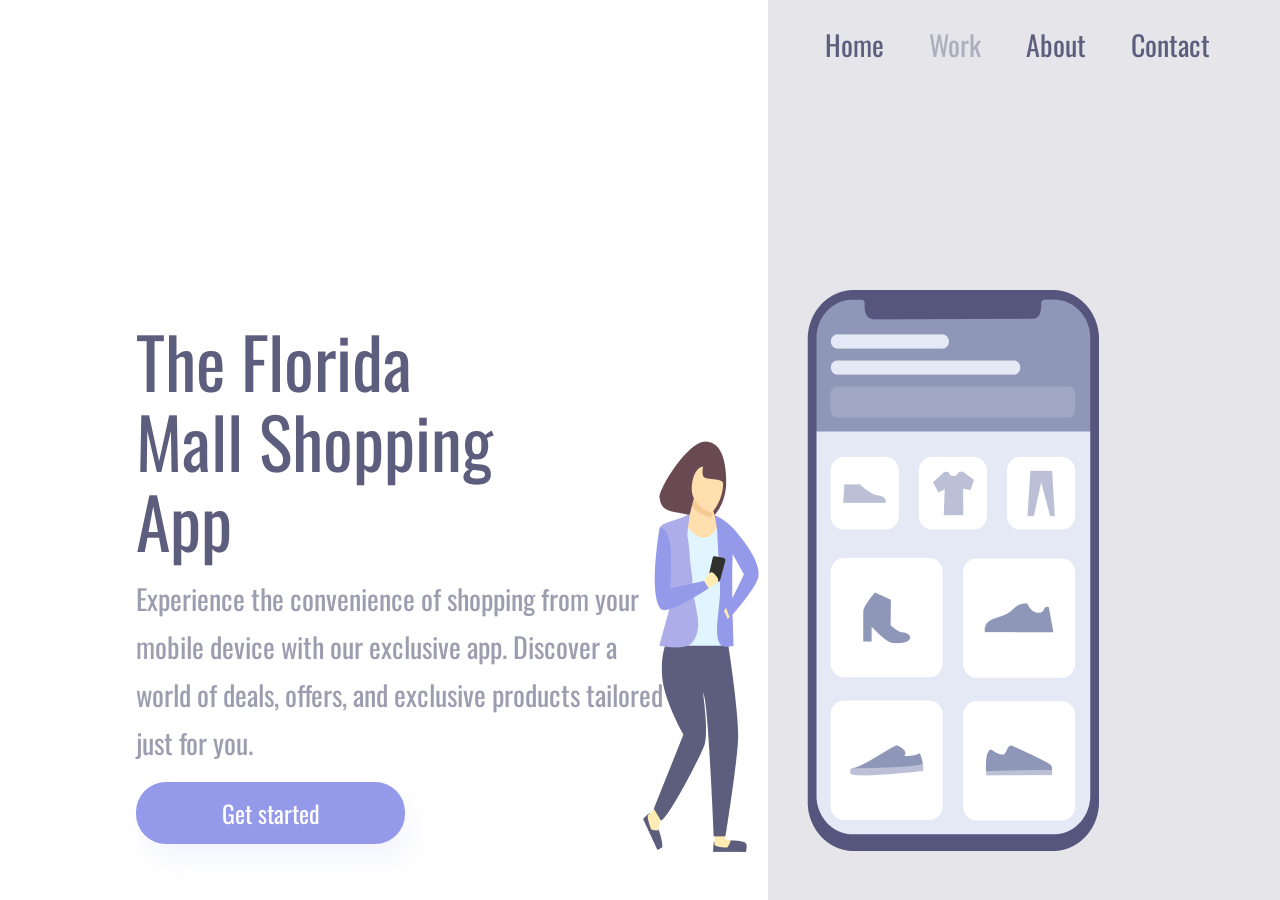
<file: index.html>
<!DOCTYPE html>
<html lang="en">

<head>
    <meta charset="UTF-8">
    <meta name="viewport" content="width=device-width, initial-scale=1.0">
    <link rel="stylesheet" href="./styles.css">
    <link rel="preconnect" href="https://fonts.googleapis.com">
    <link rel="preconnect" href="https://fonts.gstatic.com" crossorigin>
    <link href="https://fonts.googleapis.com/css2?family=Oswald&display=swap" rel="stylesheet">
    <title>Shopping via Mobile</title>
</head>

<body>
    <div class="container">
        <section class="container-left">
            <h1>The Florida Mall Shopping App</h1>
            <p>Experience the convenience of shopping from your mobile device with our exclusive app. Discover a world
                of deals, offers, and exclusive products tailored just for you.</p>
            <button>Get started</button>
        </section>

        <section class="container-right">
            <header>
                <a>Home</a>
                <a>Work</a>
                <a>About</a>
                <a>Contact</a>
            </header>
            <img src="./shopping2.png" alt="">
        </section>
    </div>

</body>

</html>
</file>
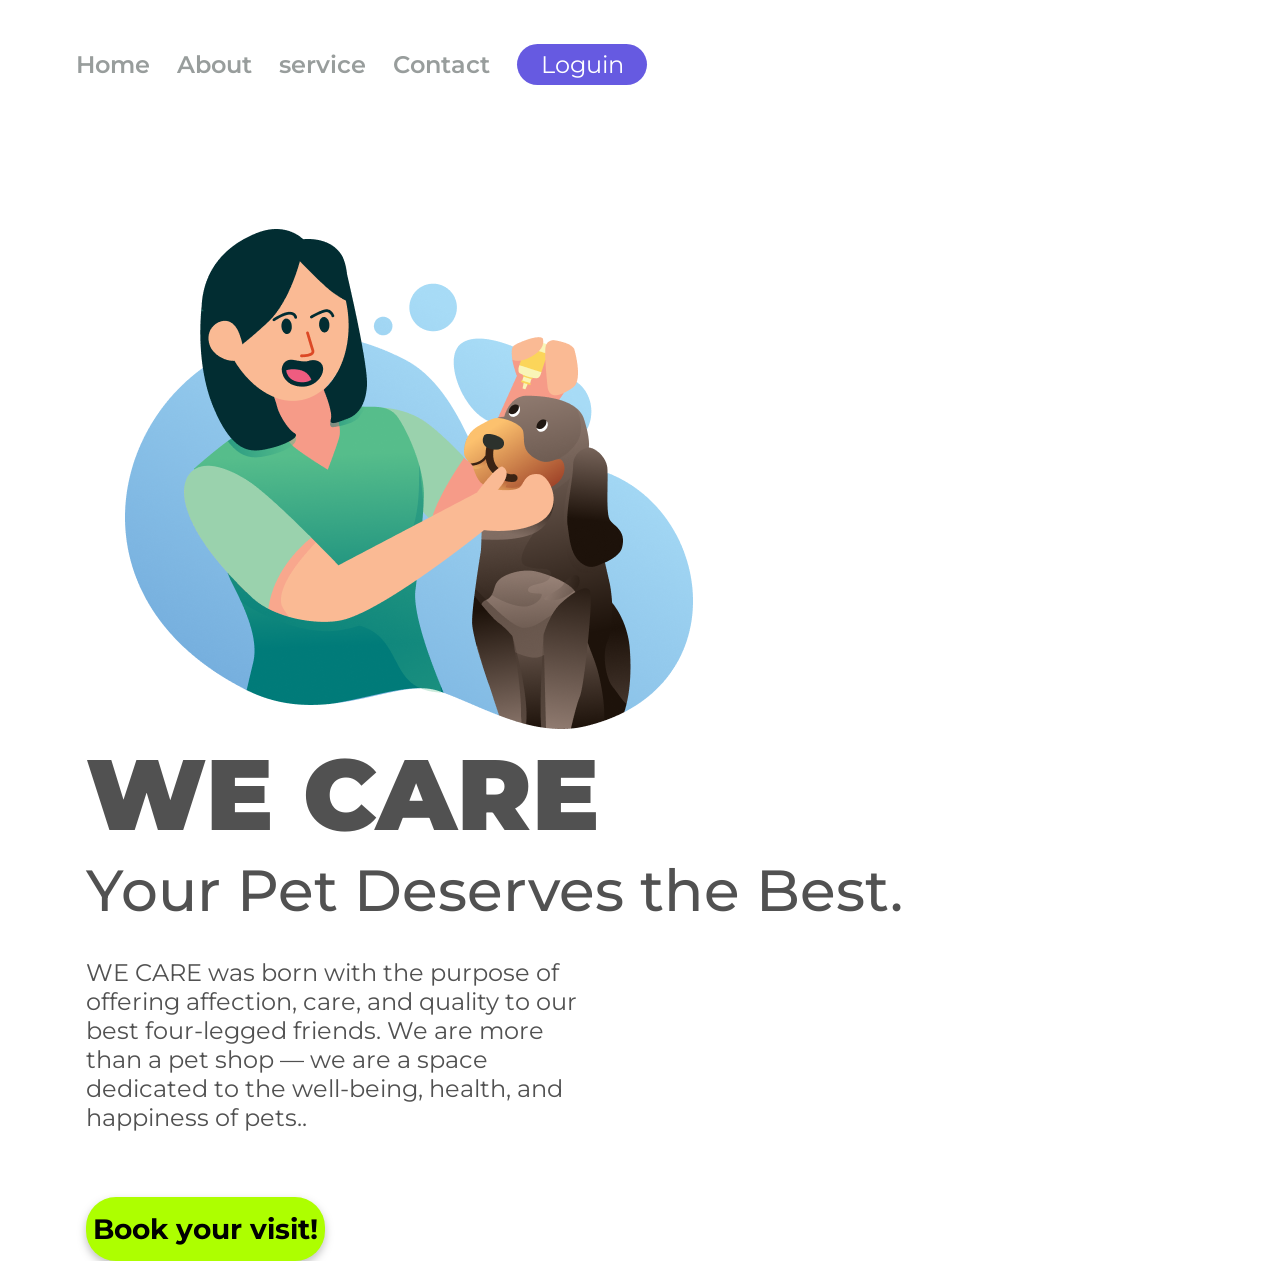
<file: desafio/index.html>
<!DOCTYPE html>
<html lang="en">

<head>
    <meta charset="UTF-8">
    <meta http-equiv="X-UA-Compatible" content="IE=edge">
    <meta name="viewport" content="width=device-width, initial-scale=1.0">
    <link rel="stylesheet" href="./styles.css">
    <link rel="preconnect" href="https://fonts.googleapis.com">
    <link rel="preconnect" href="https://fonts.gstatic.com" crossorigin>
    <link href="https://fonts.googleapis.com/css2?family=Montserrat:wght@400;600;700;900;&display=swap"
        rel="stylesheet">
    <title>WE CARE</title>
</head>

<body>

    <header>
        <a class="link-header"> Home</a>
        <a class="link-header"> About</a>
        <a class="link-header"> service</a>
        <a class="link-header"> Contact</a>
        <button class="button-header">Loguin</button>
    </header>

    <main>
        <img src="./petshop.png" alt="we-care-logo" class="img-logo">

        <section>
            <h1>WE CARE</h1>
            <h2>Your Pet Deserves the Best.</h2>
            <p>WE CARE was born with the purpose of offering affection, care, and quality to our best four-legged
                friends.
                We are more than a pet shop — we are a space dedicated to the well-being, health, and happiness of
                pets..</p>
            <button class="button-main">Book your visit!</button>
        </section>
    </main>

</body>

</html>
</file>
<file: styles.css>
* {
    margin: 0;
    padding: 0;
    box-sizing: border-box;
    font-family: "Oswald", sans-serif;
    font-weight: 400;
    color: #5D5D7D;

}

.container {
    width: 100vw;
    height: 100vh;

}

.container-left {
    display: inline-block;
    width: 60%;
    padding-left: 136px;
    margin-top: 25%;

}

.container-right {
    display: inline-block;
    width: 40%;
    height: 100vh;
    background-color: rgba(93, 93, 125, 0.16);
    position: absolute;
}

img {
    position: relative;
    top: 25%;
    right: 125px;
}

h1 {
    font-size: 70px;
    line-height: 80px;
    width: 368px;
}

p {
    font-size: 28px;
    line-height: 48px;
    opacity: 0.6;
    margin: 15px 0;
    width: 540px;
    opacity: 0.6;

}

button {
    width: 269px;
    height: 62px;
    background-color: #9499ea;
    box-shadow: 8px 18px 24px rgba(148, 153, 234, 0.09);
    color: #ffffff;
    font-size: 24px;
    line-height: 36px;
    text-align: center;
    border: none;
    border-radius: 30px;
    cursor: pointer;
}

button:hover {
    opacity: 0.8;
}

button:active {
    opacity: 0.6;
}

a {
    font-size: 28px;
    line-height: 41px;
    width: 376px;
    color: #5D5D7D;
    margin-right: 41px;
    cursor: pointer;
}

a:nth-child(2){
    opacity: 0.4;
}

a:hover {
    opacity: 0.4;
}

a:active {
    opacity: 0.8;
}

header{
    margin: 24px 0 0 57px;
}

@media screen and (max-width: 900px) {
    .container-left {
        width: 100%;
        height: 50vh;
        margin: 0;
        padding: 40px;
    }

    .container-right {
        display:  block;
        height: auto;
        width: 100%;
        position: static;
    }

    img {
        position: static;
        width: 90%;
        height: auto;
    }

    heder {
        display: none;
    }

    h1 {
        font-size: 36px;
        line-height: 52px;
        width: auto;
        text-align: center;
        margin: 58px 50px 0px 50px;
    }

    p {
        margin: 15px 40px;
        width: auto;
        text-align: center;
        font-size: 14px;
        line-height: 24px;
    }

    button {
        display: block;
        margin: 0 auto;
    }
}
</file>
<file: desafio/styles.css>
* {
    font-family: "Montserrat", sans-serif;
    margin: 0;
    padding: 0;
    box-sizing: border-box;
}

header {
    margin: 44px 0 144px 76px;
}

.link-header {
    font-size: 24px;
    font-weight: 600;
    line-height: 29px;
    color: #989D9C;
    cursor: pointer;
    margin-right: 23px;
}

.button-header {
    background: #665ae1;
    border-radius: 20.5px;
    width: 130px;
    height: 41px;
    cursor: pointer;
    border: none;
    font-weight: 600px;
    font-size: 24px;
    line-height: 29px;
    color: #ffffff;
}

button:hover {
    opacity: 0.8;
}

button:active {
    opacity: 0.6;
}

.img-logo {
    width: 568px;
    height: 500px;
    margin-left: 125px;
    display: inline-block;
}

section {
    display: inline-block;
    margin-left: 86px;
}

h1 {
    font-weight: 900;
    font-size: 100px;
    line-height: 122px;
    color: #515151;
}

h2 {
    font-weight: 500;
    font-size: 58px;
    line-height: 71px;
    color: #515151;
}

p {
    font-weight: 400;
    font-size: 24px;
    line-height: 29px;
    width: 515px;
    color: #515151;
    margin-top: 32px;
    margin-bottom: 65px;
}

.button-main {
    width: 239px;
    height: 64px;
    border-radius: 30px;
    background: #ADFF00;
    border: none;
    cursor: pointer;
    filter: drop-shadow(0px 4px 4px rgba(0, 0, 0, 0.25));
    font-weight: 700;
    font-size: 28px;
    line-height: 100%;
    letter-spacing: 0%;
    color: #000000;
}

@media screen and (max-width: 900px) {

    img {
    
        right: 125px;
        width: 100%;
        height: 50vh;
        margin: 0;
        padding: 40px;
    }

    heder {
        display: none;
    }

    h1 {
        font-size: 70px;
        line-height: 80px;
        width: 368px;
    }

    p {
        font-size: 28px;
        line-height: 48px;
        margin: 15px 0;
        width: 540px;
    }

    section {
        display: inline-block;
        margin-left: 86px;
    }

    button {
        display: block;
        margin: auto;
    }


}
</file>
